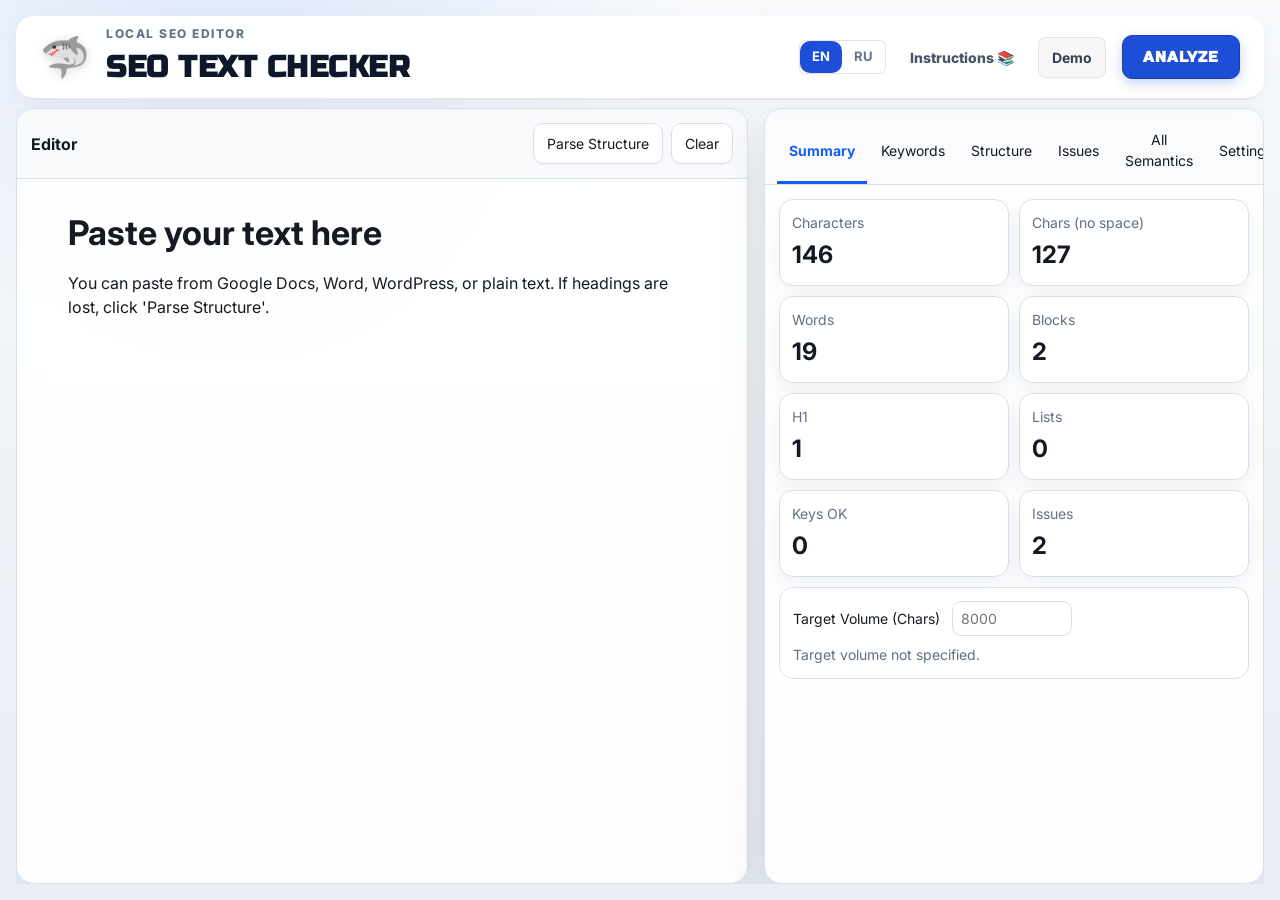
<file: app/index.html>
<!doctype html>
<html lang="ru">

<head>
  <meta charset="utf-8">
  <meta name="viewport" content="width=device-width, initial-scale=1">
  <title data-i18n="title">SEO-проверка текста</title>
  <link rel="preconnect" href="https://fonts.googleapis.com">
  <link rel="preconnect" href="https://fonts.gstatic.com" crossorigin>
  <link href="https://fonts.googleapis.com/css2?family=Russo+One&family=Inter:wght@400;500;700&display=swap"
    rel="stylesheet">
  <link rel="stylesheet" href="styles.css">
  <style>
    body {
      font-family: 'Inter', sans-serif;
    }

    .lang-switcher {
      display: flex;
      border-radius: 6px;
      overflow: hidden;
      border: 1px solid rgba(0, 0, 0, 0.1);
      background: rgba(255, 255, 255, 0.9);
    }

    .lang-btn {
      background: transparent;
      border: none;
      padding: 6px 12px;
      cursor: pointer;
      font-size: 13px;
      font-weight: 700;
      font-family: 'Inter', sans-serif;
      color: #64748b;
      transition: 0.2s;
    }

    .lang-btn.active {
      background: #1d4ed8;
      color: white;
    }

    .lang-btn:hover:not(.active) {
      background: rgba(0, 0, 0, 0.05);
    }

    .header {
      position: relative;
      z-index: 20;
      display: flex;
      align-items: center;
      justify-content: space-between;
      gap: 16px;
      min-height: 84px;
      margin: 0;
      padding: 12px 24px;
      background: rgba(255, 255, 255, 0.96);
      border-bottom: 2px solid #e5e7eb;
      border-radius: 18px;
      box-shadow: 0 4px 20px rgba(0, 0, 0, 0.04);
      backdrop-filter: blur(12px);
    }

    .eyebrow {
      margin: 0 0 2px;
      color: #64748b;
      font-size: 12px;
      text-transform: uppercase;
      font-weight: 800;
      letter-spacing: 1.5px;
    }

    .header h1 {
      font-family: 'Russo One', sans-serif;
      font-size: 30px;
      letter-spacing: 0.5px;
      margin: 0;
      color: #0f172a;
      text-transform: uppercase;
    }

    .headerActions button.primary {
      background: #1d4ed8;
      border-color: #1e40af;
      color: white;
      box-shadow: 0 4px 12px rgba(29, 78, 216, 0.25);
      text-transform: uppercase;
      font-family: 'Russo One', sans-serif;
      font-size: 15px;
      letter-spacing: 1px;
      padding: 10px 20px;
    }

    .headerActions button.primary:hover {
      background: #1e40af;
      transform: translateY(-2px);
    }

    .headerActions button#sampleBtn {
      background: rgba(0, 0, 0, 0.03);
      border: 1px solid rgba(0, 0, 0, 0.08);
      color: #334155;
      font-weight: 700;
      border-radius: 8px;
    }

    .headerActions button#sampleBtn:hover {
      background: rgba(0, 0, 0, 0.08);
    }

    .logo-icon {
      font-size: 40px;
      line-height: 1;
      filter: drop-shadow(0 2px 4px rgba(0, 0, 0, 0.15));
    }
  </style>
</head>

<body>
  <main class="shell">
    <header class="header">
      <div style="display: flex; align-items: center; gap: 16px;">
        <div class="logo-icon">🦈</div>
        <div>
          <p class="eyebrow" data-i18n="header_subtitle">Локальный SEO-редактор</p>
          <h1 data-i18n="title">SEO-проверка текста</h1>
        </div>
      </div>
      <div class="headerActions" style="display:-webkit-box; display: flex; align-items: center; gap: 16px;">
        <div class="lang-switcher">
          <button class="lang-btn" data-lang="en" onclick="setLang('en')">EN</button>
          <button class="lang-btn" data-lang="ru" onclick="setLang('ru')">RU</button>
        </div>
        <a href="instruction.html" target="_blank"
          style="text-decoration: none; font-weight: 800; font-size: 14px; color: #475569; padding: 0 8px; font-family: 'Inter', sans-serif;"
          data-i18n="btn_instructions">Инструкция 📚</a>
        <button id="sampleBtn" type="button" data-i18n="btn_demo">Демо</button>
        <button id="analyzeBtn" class="primary" type="button" data-i18n="btn_check">Проверить</button>
      </div>
    </header>

    <section class="workspace">
      <aside class="leftPane">
        <div class="paneHeader">
          <h2 data-i18n="pane_text">Текст</h2>
          <div class="smallActions">
            <button id="inferBtn" type="button" data-i18n="btn_infer_structure">Распознать структуру</button>
            <button id="clearBtn" type="button" data-i18n="btn_clear">Очистить</button>
          </div>
        </div>
        <div id="editor" class="editor" contenteditable="true" spellcheck="true">
          <h1 data-i18n="editor_placeholder_title">Вставьте текст сюда</h1>
          <p data-i18n="editor_placeholder_desc">Можно вставлять из Google Docs, Word, WordPress или обычный текст. Если
            заголовки потерялись, нажмите "Распознать структуру".</p>
        </div>
      </aside>

      <aside class="rightPane">
        <nav class="tabs" aria-label="Разделы отчета">
          <button class="tab active" data-tab="summary" type="button" data-i18n="tab_summary">Сводка</button>
          <button class="tab" data-tab="keywords" type="button" data-i18n="tab_keywords">Ключи</button>
          <button class="tab" data-tab="structure" type="button" data-i18n="tab_structure">Структура</button>
          <button class="tab" data-tab="issues" type="button" data-i18n="tab_issues">Проблемы</button>
          <button class="tab" data-tab="all-semantics" type="button" data-i18n="tab_all_semantics">Вся
            семантика</button>
          <button class="tab" data-tab="settings" type="button" data-i18n="tab_settings">Настройки</button>
        </nav>

        <section id="summary" class="panel active">
          <div class="stats">
            <article><span data-i18n="stat_chars">Символы</span><strong id="charsWithSpaces">0</strong></article>
            <article><span data-i18n="stat_sbt">СБП</span><strong id="charsNoSpaces">0</strong></article>
            <article><span data-i18n="stat_words">Слова</span><strong id="wordsCount">0</strong></article>
            <article><span data-i18n="stat_blocks">Блоки</span><strong id="blocksCount">0</strong></article>
            <article><span data-i18n="stat_h1">H1</span><strong id="h1Count">0</strong></article>
            <article><span data-i18n="stat_lists">Списки</span><strong id="listCount">0</strong></article>
            <article><span data-i18n="stat_keys_ok">Ключи OK</span><strong id="okCount">0</strong></article>
            <article><span data-i18n="stat_issues">Проблемы</span><strong id="issueCount">0</strong></article>
          </div>
          <div class="volumeLine">
            <label><span data-i18n="label_target_volume">Объем СБП по ТЗ</span> <input id="targetVolume" type="number"
                min="0" placeholder="8000"></label>
            <p id="volumeState" data-i18n="msg_no_target_volume">Целевой объем не указан.</p>
          </div>
        </section>

        <section id="keywords" class="panel">
          <div class="toolbar">
            <button id="markKeywordsBtn" type="button" data-i18n="btn_highlight_keys">Подсветить ключи</button>
            <button id="clearMarksBtn" type="button" data-i18n="btn_clear_highlight">Снять подсветку</button>
            <button id="csvBtn" type="button" data-i18n="btn_csv">CSV</button>
          </div>
          <div class="keywordMeta">
            <p class="panelHint" data-i18n="hint_highlight">На больших текстах автоподсветка показывает только переспам
              и запрещенные ключи. Кнопка подсветит все.</p>
            <div id="keywordTotal" class="keywordTotal"><span data-i18n="total_occurrences">Вхождения: 0/0</span></div>
          </div>
          <div class="tableWrap">
            <table>
              <thead>
                <tr>
                  <th data-i18n="th_key">Ключ</th>
                  <th data-i18n="th_required">Нужно</th>
                  <th data-i18n="th_found">Найдено</th>
                  <th data-i18n="th_status">Статус</th>
                  <th data-i18n="th_density">Плотность</th>
                </tr>
              </thead>
              <tbody id="keywordRows">
                <tr>
                  <td colspan="5" class="empty" data-i18n="empty_keys">Добавьте ключи в настройках.</td>
                </tr>
              </tbody>
            </table>
          </div>
        </section>

        <section id="structure" class="panel">
          <div class="toolbar">
            <button id="copyHtmlBtn" type="button" data-i18n="btn_copy_html">Скопировать HTML для WP</button>
            <button id="copyTextBtn" type="button" data-i18n="btn_copy_text">Скопировать текст</button>
          </div>
          <div id="structureTree" class="structureTree" data-i18n="empty_structure">
            Структура появится после проверки.
          </div>
        </section>

        <section id="issues" class="panel">
          <ul id="issuesList" class="issues">
            <li data-i18n="empty_issues">Проблемы появятся после проверки.</li>
          </ul>
        </section>

        <section id="all-semantics" class="panel">
          <div class="pasteBox dangerBox">
            <div class="pasteHeader">
              <div>
                <h2 data-i18n="all_sem_title">Вся семантика проекта</h2>
                <p data-i18n="all_sem_desc">Вставьте общий список ключей. Если такой ключ найден в тексте, но его нет в
                  текущих ключах страницы, он станет триггером.</p>
              </div>
              <button id="parseAllSemanticsBtn" type="button" data-i18n="btn_update">Обновить</button>
            </div>
            <textarea id="allSemanticsInput" spellcheck="false" data-i18n="all_sem_placeholder"
              placeholder="Можно вставить один столбец, строки из Sheets или таблицу целиком."></textarea>
          </div>

          <div class="keywordPreview">
            <div class="pasteHeader">
              <div>
                <h2 data-i18n="foreign_keys_title">Чужие ключи в тексте</h2>
                <p id="foreignKeywordState" data-i18n="foreign_keys_empty">Пока не найдено.</p>
              </div>
              <button id="clearAllSemanticsBtn" type="button" data-i18n="btn_clear_sem">Очистить семантику</button>
            </div>
            <div class="tableWrap compact">
              <table>
                <thead>
                  <tr>
                    <th data-i18n="th_key">Ключ</th>
                    <th data-i18n="th_found">Найдено</th>
                    <th data-i18n="th_line">Строка</th>
                    <th data-i18n="th_status">Статус</th>
                  </tr>
                </thead>
                <tbody id="foreignKeywordRows">
                  <tr>
                    <td colspan="4" class="empty" data-i18n="empty_foreign">Чужие ключи появятся после проверки.</td>
                  </tr>
                </tbody>
              </table>
            </div>
          </div>
        </section>

        <section id="settings" class="panel">
          <div class="pasteBox">
            <div class="pasteHeader">
              <div>
                <h2 data-i18n="settings_table_title">Ключи из таблицы</h2>
                <p data-i18n="settings_table_desc">Просто скопируйте строки из Google Sheets и вставьте сюда. Шапка не
                  обязательна.</p>
              </div>
              <button id="parseSheetBtn" type="button" data-i18n="btn_update">Обновить</button>
            </div>
            <textarea id="sheetPasteInput" spellcheck="false"></textarea>
          </div>

          <details class="mappingBox" id="mappingDetails">
            <summary data-i18n="mapping_title">Маппинг колонок</summary>
            <p class="hint" data-i18n="mapping_hint">Обычно не нужен. Откройте только если приложение неправильно
              определило колонки.</p>
            <div class="mappingGrid">
              <label><span data-i18n="map_page">Страница</span> <select id="pageColumn"></select></label>
              <label><span data-i18n="map_key">Ключ</span> <select id="keywordColumn"></select></label>
              <label><span data-i18n="map_volume">Частотность</span> <select id="volumeColumn"></select></label>
              <label><span data-i18n="map_comment">Комментарий</span> <select id="commentColumn"></select></label>
              <label><span data-i18n="map_text_volume">Объем текста</span> <select
                  id="textVolumeColumn"></select></label>
              <label><span data-i18n="map_required">Вхождения</span> <select id="requiredColumn"></select></label>
            </div>
          </details>

          <div class="keywordPreview">
            <div class="pasteHeader">
              <div>
                <h2 data-i18n="preview_title">Предпросмотр ключей</h2>
                <p id="keywordPreviewState" data-i18n="preview_empty">Пока ничего не распознано.</p>
              </div>
              <button id="clearSheetBtn" type="button" data-i18n="btn_clear_keys">Очистить ключи</button>
            </div>
            <div class="tableWrap compact">
              <table>
                <thead>
                  <tr>
                    <th data-i18n="th_key">Ключ</th>
                    <th data-i18n="map_volume">Частотность</th>
                    <th data-i18n="map_required">Вхождения</th>
                    <th data-i18n="map_comment">Тип</th>
                  </tr>
                </thead>
                <tbody id="keywordPreviewRows">
                  <tr>
                    <td colspan="5" class="empty" data-i18n="preview_empty_table">Вставьте таблицу выше.</td>
                  </tr>
                </tbody>
              </table>
            </div>
          </div>

          <details class="legacyBox">
            <summary data-i18n="legacy_format_title">Ручной формат через |</summary>
            <label class="field">
              Ключи
              <textarea id="keywordInput" spellcheck="false"
                placeholder="ключ | минимум | максимум | тип | комментарий"></textarea>
            </label>
          </details>

          <div class="settingsGrid">
            <label><span data-i18n="settings_match_mode">Режим поиска</span>
              <select id="matchMode">
                <option value="exact" data-i18n="match_exact">Точное совпадение</option>
                <option value="broad" data-i18n="match_broad">Широкое совпадение</option>
              </select>
            </label>
            <label><span data-i18n="settings_count_mode">Режим подсчета</span>
              <select id="countMode" data-i18n-title="count_strict" title="Strict Exact Match">
                <option value="strict" data-i18n="count_strict">Strict Exact Match</option>
                <option value="independent" data-i18n="count_independent">Independent Exact Match</option>
                <option value="broad" disabled data-i18n="match_broad">Broad Match</option>
              </select>
            </label>
            <label><span data-i18n="settings_case_mode">Регистр</span>
              <select id="caseMode">
                <option value="insensitive" data-i18n="case_insensitive">Не учитывать</option>
                <option value="sensitive" data-i18n="case_sensitive">Учитывать</option>
              </select>
            </label>
            <label><span data-i18n="settings_punctuation_mode">Пунктуация</span>
              <select id="punctuationMode">
                <option value="ignore" data-i18n="punct_ignore">Игнорировать</option>
                <option value="respect" data-i18n="punct_respect">Учитывать</option>
              </select>
            </label>
          </div>
          <div class="toolbar">
            <button id="saveBtn" type="button" data-i18n="btn_save">Сохранить</button>
            <button id="demoKeysBtn" type="button" data-i18n="btn_demo_keys">Демо-ключи</button>
          </div>
        </section>
      </aside>
    </section>
  </main>

  <script src="i18n.js"></script>
  <script src="analyzer.js"></script>
  <script src="app.js"></script>
</body>

</html>
</file>
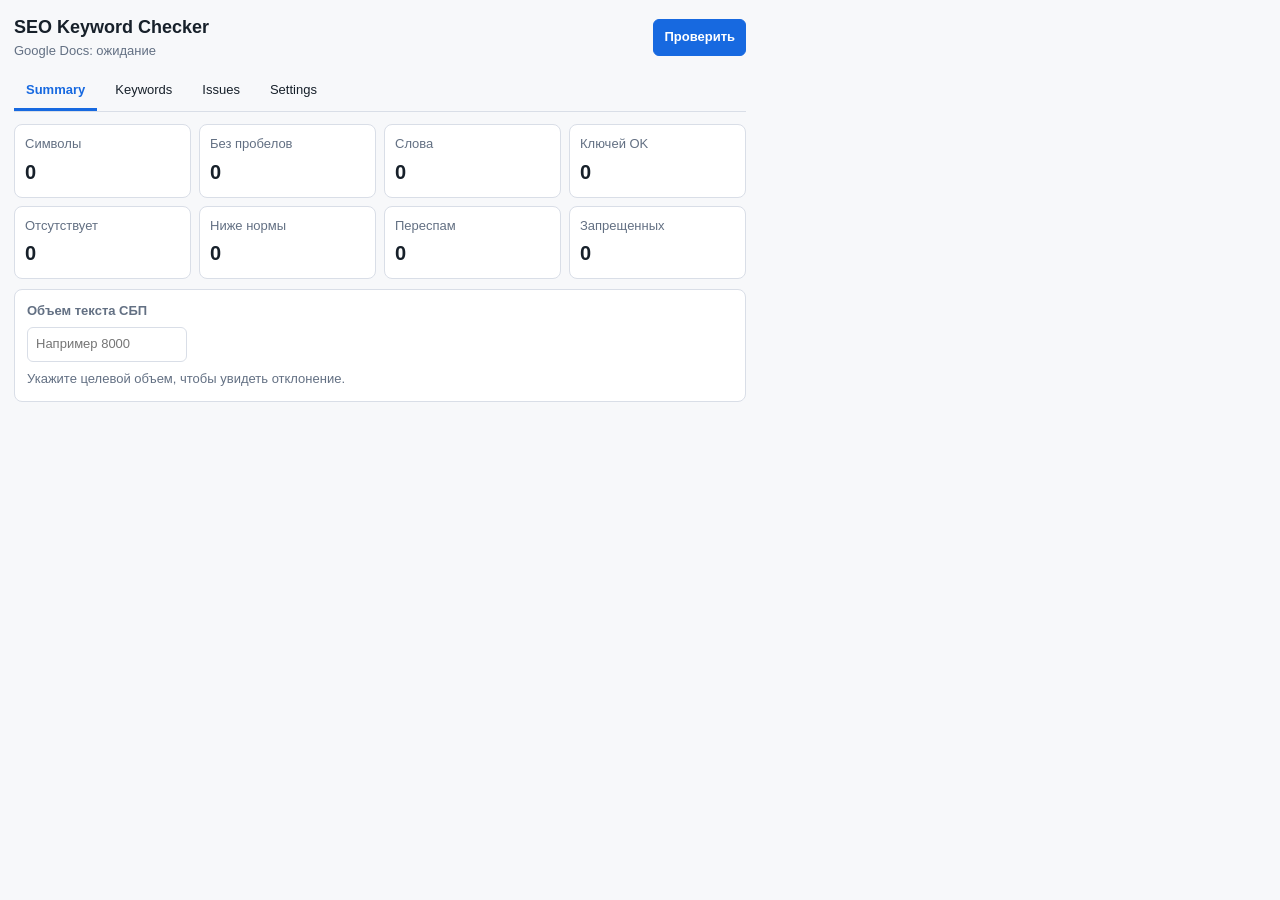
<file: popup.html>
<!doctype html>
<html lang="ru">
  <head>
    <meta charset="utf-8">
    <meta name="viewport" content="width=device-width, initial-scale=1">
    <title>SEO Keyword Checker</title>
    <link rel="stylesheet" href="styles.css">
  </head>
  <body>
    <main class="app">
      <header class="topbar">
        <div>
          <h1>SEO Keyword Checker</h1>
          <p id="docState">Google Docs: ожидание</p>
        </div>
        <button id="checkBtn" class="primary" type="button">Проверить</button>
      </header>

      <nav class="tabs" aria-label="Разделы">
        <button class="tab active" data-tab="summary" type="button">Summary</button>
        <button class="tab" data-tab="keywords" type="button">Keywords</button>
        <button class="tab" data-tab="issues" type="button">Issues</button>
        <button class="tab" data-tab="settings" type="button">Settings</button>
      </nav>

      <section id="summary" class="panel active">
        <div class="grid stats">
          <article><span>Символы</span><strong id="charsWithSpaces">0</strong></article>
          <article><span>Без пробелов</span><strong id="charsNoSpaces">0</strong></article>
          <article><span>Слова</span><strong id="wordsCount">0</strong></article>
          <article><span>Ключей OK</span><strong id="okCount">0</strong></article>
          <article><span>Отсутствует</span><strong id="missingCount">0</strong></article>
          <article><span>Ниже нормы</span><strong id="lowCount">0</strong></article>
          <article><span>Переспам</span><strong id="overCount">0</strong></article>
          <article><span>Запрещенных</span><strong id="forbiddenCount">0</strong></article>
        </div>
        <div class="volume">
          <label for="targetVolume">Объем текста СБП</label>
          <input id="targetVolume" type="number" min="0" placeholder="Например 8000">
          <p id="volumeState">Укажите целевой объем, чтобы увидеть отклонение.</p>
        </div>
      </section>

      <section id="keywords" class="panel">
        <div class="toolbar">
          <button id="highlightAllBtn" type="button">Подсветить все</button>
          <button id="clearHighlightsBtn" type="button">Снять подсветку</button>
          <button id="exportCsvBtn" type="button">CSV</button>
        </div>
        <div class="tableWrap">
          <table>
            <thead>
              <tr>
                <th>Keyword</th>
                <th>Required</th>
                <th>Found</th>
                <th>Status</th>
                <th>Density</th>
                <th>Actions</th>
              </tr>
            </thead>
            <tbody id="keywordRows">
              <tr><td colspan="6" class="empty">Добавьте ключи в Settings и нажмите Проверить.</td></tr>
            </tbody>
          </table>
        </div>
      </section>

      <section id="issues" class="panel">
        <ul id="issuesList" class="issues">
          <li>Проблемы появятся после проверки.</li>
        </ul>
      </section>

      <section id="settings" class="panel">
        <label for="keywordInput">Ключи</label>
        <textarea id="keywordInput" spellcheck="false" placeholder="Формат: keyword | min | max | type | comment&#10;vegastars casino | 8 | 11 | primary | главный ключ&#10;vegastars pokies | 3 | 5 | secondary |&#10;bad brand | 0 | 0 | forbidden | чужой интент"></textarea>

        <div class="settingsGrid">
          <label>
            Match mode
            <select id="matchMode">
              <option value="exact">Exact match</option>
              <option value="broad">Broad match</option>
            </select>
          </label>
          <label>
            Case
            <select id="caseMode">
              <option value="insensitive">Не учитывать регистр</option>
              <option value="sensitive">Учитывать регистр</option>
            </select>
          </label>
          <label>
            Punctuation
            <select id="punctuationMode">
              <option value="ignore">Игнорировать пунктуацию</option>
              <option value="respect">Учитывать пунктуацию</option>
            </select>
          </label>
        </div>

        <div class="toolbar">
          <button id="saveSettingsBtn" type="button">Сохранить</button>
          <button id="loadDemoBtn" type="button">Демо-ключи</button>
        </div>
      </section>
    </main>
    <script src="analyzer.js"></script>
    <script src="popup.js"></script>
  </body>
</html>
</file>
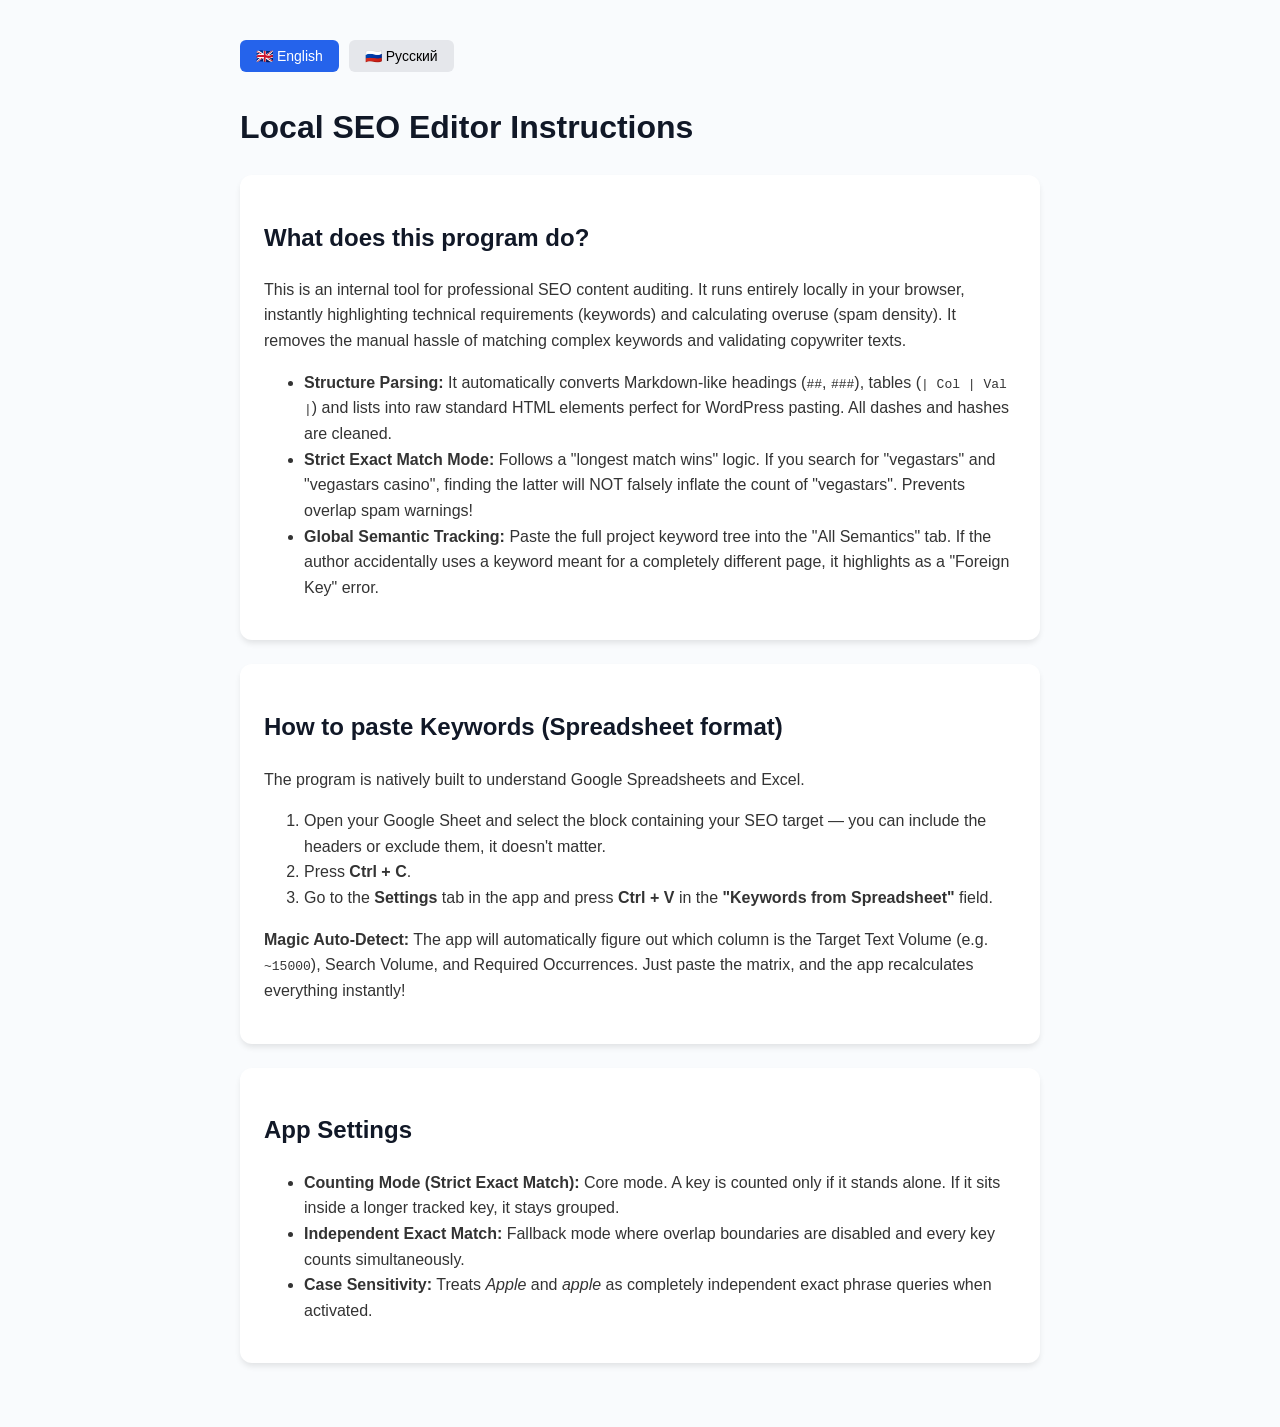
<file: app/instruction.html>
<!DOCTYPE html>
<html lang="en">

<head>
    <meta charset="UTF-8">
    <meta name="viewport" content="width=device-width, initial-scale=1.0">
    <title data-i18n="instructions_title">SEO Editor Instructions / Инструкция</title>
    <style>
        body {
            font-family: -apple-system, BlinkMacSystemFont, "Segoe UI", Roboto, Helvetica, Arial, sans-serif;
            line-height: 1.6;
            color: #333;
            max-width: 800px;
            margin: 0 auto;
            padding: 40px 20px;
            background: #f9fbfd;
        }

        h1,
        h2,
        h3 {
            color: #111827;
        }

        .lang-switcher {
            display: flex;
            gap: 10px;
            margin-bottom: 30px;
        }

        .lang-btn {
            background: #e5e7eb;
            border: none;
            padding: 8px 16px;
            border-radius: 6px;
            cursor: pointer;
            font-weight: 500;
            font-size: 14px;
            transition: all 0.2s ease;
        }

        .lang-btn.active {
            background: #2563eb;
            color: #fff;
        }

        .card {
            background: #fff;
            padding: 24px;
            border-radius: 12px;
            box-shadow: 0 4px 6px -1px rgba(0, 0, 0, 0.1);
            margin-bottom: 24px;
        }

        .ru-content,
        .en-content {
            display: none;
        }

        [data-lang="ru"] .ru-content {
            display: block;
        }

        [data-lang="en"] .en-content {
            display: block;
        }
    </style>
</head>

<body>

    <div class="lang-switcher">
        <button class="lang-btn" data-lang="en" onclick="setLang('en')">🇬🇧 English</button>
        <button class="lang-btn" data-lang="ru" onclick="setLang('ru')">🇷🇺 Русский</button>
    </div>

    <div id="contentWrapper">
        <!-- Russian Content -->
        <div class="ru-content">
            <h1>Инструкция к локальному SEO-редактору</h1>

            <div class="card">
                <h2>Что делает эта программа?</h2>
                <p>Это инструмент для профессиональной проверки SEO-текстов. Программа полностью работает в вашем
                    браузере, мгновенно подсвечивает ключи из ТЗ (технического задания) и вычисляет переспам. Программа
                    создана для того, чтобы убрать рутину при вписывании сложных ключей и проверке готовых текстов от
                    копирайтеров.</p>
                <ul>
                    <li><strong>Распознавание структуры:</strong> Автоматически конвертирует заголовки (<code>##</code>,
                        <code>###</code>), таблицы (<code>| Код | Значение |</code>) и списки в чистый HTML-стандарт для
                        CMS (например, WordPress). Спецсимволы Markdown аккуратно удаляются.</li>
                    <li><strong>Строгий подсчет (Strict Exact Match):</strong> Считает вхождения так, как они есть. Если
                        у вас прописан ключ "vegastars", а в тексте есть "vegastars casino", счетчик не будет
                        засчитывать короткое слово как независимое. Это исключает искусственный переспам!</li>
                    <li><strong>Проверка чужой семантики ("Каннибализация"):</strong> Позволяет загрузить все ключи
                        проекта. Редактор предупредит, если автор вписал в эту статью ключи, предназначенные для
                        соседней страницы ресурса.</li>
                </ul>
            </div>

            <div class="card">
                <h2>Как вставлять ключи (Таблица ТЗ)</h2>
                <p>Идеальный формат работы программыстроен на Google Таблицах (Шитах). Если ваше SEO ТЗ сделано в
                    таблице, вам больше не нужно ничего выписывать руками.</p>
                <ol>
                    <li>В Google Sheets выделите прямоугольную область ключей — можно прямо с шапкой
                        (<code>Keyword</code>, <code>Volume</code>, <code>Объем текста</code>, <code>Вхождения</code>).
                    </li>
                    <li>Нажмите <strong>Ctrl + C</strong>.</li>
                    <li>Перейдите во вкладку <strong>Настройки</strong> в программе и вставьте (<strong>Ctrl +
                            V</strong>) в поле <strong>"Ключи из таблицы"</strong>.</li>
                </ol>
                <p><strong>Супер-фишка:</strong> Программа сама угадает, где у вас объем текста (например,
                    <code>~15000</code>), где частотность, а где количество вхождений. Просто вставьте таблицу, и
                    приложение автоматически все пересчитает и заполнит!</p>
            </div>

            <div class="card">
                <h2>Настройки</h2>
                <ul>
                    <li><strong>Режим подсчета (Strict Exact Match):</strong> Ключ считается найденным, только если он
                        не является частью более длинного запрашиваемого ключа.</li>
                    <li><strong>Independent Exact Match:</strong> Независимый подсчет: длинные и короткие ключи
                        считаются одновременно.</li>
                    <li><strong>Режим регистра (Учитывать / Не учитывать):</strong> При строгом регистре <i>Apple</i> и
                        <i>apple</i> будут разными ключами.</li>
                </ul>
            </div>
        </div>

        <!-- English Content -->
        <div class="en-content">
            <h1>Local SEO Editor Instructions</h1>

            <div class="card">
                <h2>What does this program do?</h2>
                <p>This is an internal tool for professional SEO content auditing. It runs entirely locally in your
                    browser, instantly highlighting technical requirements (keywords) and calculating overuse (spam
                    density). It removes the manual hassle of matching complex keywords and validating copywriter texts.
                </p>
                <ul>
                    <li><strong>Structure Parsing:</strong> It automatically converts Markdown-like headings
                        (<code>##</code>, <code>###</code>), tables (<code>| Col | Val |</code>) and lists into raw
                        standard HTML elements perfect for WordPress pasting. All dashes and hashes are cleaned.</li>
                    <li><strong>Strict Exact Match Mode:</strong> Follows a "longest match wins" logic. If you search
                        for "vegastars" and "vegastars casino", finding the latter will NOT falsely inflate the count of
                        "vegastars". Prevents overlap spam warnings!</li>
                    <li><strong>Global Semantic Tracking:</strong> Paste the full project keyword tree into the "All
                        Semantics" tab. If the author accidentally uses a keyword meant for a completely different page,
                        it highlights as a "Foreign Key" error.</li>
                </ul>
            </div>

            <div class="card">
                <h2>How to paste Keywords (Spreadsheet format)</h2>
                <p>The program is natively built to understand Google Spreadsheets and Excel.</p>
                <ol>
                    <li>Open your Google Sheet and select the block containing your SEO target — you can include the
                        headers or exclude them, it doesn't matter.</li>
                    <li>Press <strong>Ctrl + C</strong>.</li>
                    <li>Go to the <strong>Settings</strong> tab in the app and press <strong>Ctrl + V</strong> in the
                        <strong>"Keywords from Spreadsheet"</strong> field.</li>
                </ol>
                <p><strong>Magic Auto-Detect:</strong> The app will automatically figure out which column is the Target
                    Text Volume (e.g. <code>~15000</code>), Search Volume, and Required Occurrences. Just paste the
                    matrix, and the app recalculates everything instantly!</p>
            </div>

            <div class="card">
                <h2>App Settings</h2>
                <ul>
                    <li><strong>Counting Mode (Strict Exact Match):</strong> Core mode. A key is counted only if it
                        stands alone. If it sits inside a longer tracked key, it stays grouped.</li>
                    <li><strong>Independent Exact Match:</strong> Fallback mode where overlap boundaries are disabled
                        and every key counts simultaneously.</li>
                    <li><strong>Case Sensitivity:</strong> Treats <i>Apple</i> and <i>apple</i> as completely
                        independent exact phrase queries when activated.</li>
                </ul>
            </div>
        </div>
    </div>

    <script src="i18n.js"></script>
    <script>
        document.title = t("instructions_title");
        document.body.setAttribute('data-lang', currentLang);
        const originalSetLang = window.setLang;
        window.setLang = function (lang) {
            originalSetLang(lang);
            document.body.setAttribute('data-lang', lang);
        }
    </script>
</body>

</html>
</file>
<file: app/styles.css>
:root {
  --bg: #eef2f7;
  --panel: #ffffff;
  --text: #151922;
  --muted: #626f83;
  --line: #d8e0ec;
  --primary: #155eef;
  --primary-soft: #e8f0ff;
  --ok: #0f8a55;
  --low: #a16400;
  --bad: #c2281d;
  --violet: #6941c6;
  --shadow: 0 18px 50px rgba(21, 30, 48, 0.09);
  --shadow-soft: 0 8px 24px rgba(21, 30, 48, 0.06);
  --app-pad: 16px;
  --header-height: 76px;
  --workspace-height: calc(100vh - var(--header-height) - (var(--app-pad) * 2));
}

* {
  box-sizing: border-box;
}

html {
  height: 100%;
  overflow: hidden;
}

body {
  height: 100%;
  margin: 0;
  overflow: hidden;
  background:
    radial-gradient(circle at 18% -10%, rgba(21, 94, 239, 0.13), transparent 32%),
    linear-gradient(180deg, #f8fafc 0%, var(--bg) 52%, #e9eef6 100%);
  color: var(--text);
  font: 14px/1.5 Arial, Helvetica, sans-serif;
}

button,
input,
select,
textarea {
  font: inherit;
}

button {
  border: 1px solid var(--line);
  border-radius: 10px;
  background: #fff;
  color: var(--text);
  padding: 9px 13px;
  cursor: pointer;
  box-shadow: 0 1px 0 rgba(15, 23, 42, 0.03);
  transition: border-color 0.15s ease, box-shadow 0.15s ease, transform 0.15s ease, background 0.15s ease;
}

button:hover {
  border-color: #9db4d7;
  box-shadow: var(--shadow-soft);
  transform: translateY(-1px);
}

.primary {
  border-color: var(--primary);
  background: var(--primary);
  color: #fff;
  font-weight: 700;
  box-shadow: 0 10px 24px rgba(21, 94, 239, 0.24);
}

.shell {
  height: 100vh;
  padding: var(--app-pad);
  display: grid;
  grid-template-rows: var(--header-height) minmax(0, 1fr);
  gap: var(--app-pad);
  overflow: hidden;
}

.header {
  position: relative;
  z-index: 20;
  display: flex;
  align-items: center;
  justify-content: space-between;
  gap: 16px;
  min-height: var(--header-height);
  margin: 0;
  padding: 12px 4px;
  background:
    linear-gradient(180deg, rgba(248, 250, 252, 0.96) 0%, rgba(238, 242, 247, 0.9) 100%);
  border-bottom: 1px solid rgba(216, 224, 236, 0.7);
  backdrop-filter: blur(14px);
}

.eyebrow {
  margin: 0 0 2px;
  color: var(--muted);
  font-size: 12px;
  text-transform: uppercase;
}

h1,
h2 {
  margin: 0;
}

.header h1 {
  font-size: 26px;
  letter-spacing: 0;
}

.headerActions,
.smallActions,
.toolbar {
  display: flex;
  flex-wrap: wrap;
  gap: 8px;
}

.workspace {
  display: grid;
  grid-template-columns: minmax(520px, 1fr) clamp(500px, 34vw, 640px);
  gap: 16px;
  align-items: start;
  height: 100%;
  min-height: 0;
  overflow: hidden;
}

.leftPane,
.rightPane {
  height: 100%;
  min-height: 0;
  border: 1px solid var(--line);
  border-radius: 18px;
  background: rgba(255, 255, 255, 0.92);
  box-shadow: var(--shadow);
  backdrop-filter: blur(10px);
}

.leftPane {
  display: flex;
  flex-direction: column;
  overflow: hidden;
}

.paneHeader {
  flex: 0 0 auto;
  display: flex;
  align-items: center;
  justify-content: space-between;
  gap: 12px;
  padding: 14px;
  border-bottom: 1px solid var(--line);
  background: rgba(248, 250, 252, 0.96);
  border-radius: 18px 18px 0 0;
  backdrop-filter: blur(12px);
}

.paneHeader h2 {
  font-size: 16px;
}

.editor {
  flex: 1;
  min-height: 0;
  padding: 34px clamp(22px, 4vw, 68px);
  outline: none;
  overflow: auto;
}

.editor h1 {
  font-size: 34px;
  line-height: 1.18;
  margin: 0 0 18px;
}

.editor h2 {
  font-size: 25px;
  margin: 28px 0 12px;
}

.editor h3 {
  font-size: 20px;
  margin: 22px 0 8px;
}

.editor h4 {
  font-size: 17px;
  margin: 18px 0 6px;
}

.editor p,
.editor li {
  font-size: 16px;
}

.editor p {
  margin: 0 0 14px;
}

.editor ul,
.editor ol {
  margin: 0 0 16px 24px;
  padding: 0;
}

mark {
  border-radius: 8px;
  padding: 1px 5px;
  box-decoration-break: clone;
  -webkit-box-decoration-break: clone;
}

.mark-ok {
  background: rgba(15, 138, 85, 0.16);
  box-shadow: inset 0 0 0 1px rgba(15, 138, 85, 0.18);
}

.mark-low,
.mark-missing {
  background: rgba(255, 214, 10, 0.34);
  box-shadow: inset 0 0 0 1px rgba(161, 100, 0, 0.18);
}

.mark-overused {
  background: rgba(255, 72, 66, 0.28);
  color: #8f130c;
  box-shadow: inset 0 0 0 1px rgba(194, 40, 29, 0.45);
}

.mark-forbidden {
  background: rgba(17, 24, 39, 0.12);
  box-shadow: inset 0 0 0 1px rgba(194, 40, 29, 0.5);
}

.mark-foreign {
  background: #ff3b30;
  color: #fff;
  box-shadow: 0 0 0 2px rgba(255, 59, 48, 0.25), inset 0 0 0 1px rgba(255, 255, 255, 0.35);
}

.mark-not-tracked {
  background: rgba(21, 94, 239, 0.15);
  box-shadow: inset 0 0 0 1px rgba(21, 94, 239, 0.18);
}

.rightPane {
  position: relative;
  display: flex;
  flex-direction: column;
  overflow: hidden;
}

.tabs {
  flex: 0 0 auto;
  display: flex;
  gap: 2px;
  padding: 10px 12px 0;
  border-bottom: 1px solid var(--line);
  background: rgba(248, 250, 252, 0.72);
  border-radius: 18px 18px 0 0;
}

.tab {
  border: 0;
  border-bottom: 3px solid transparent;
  border-radius: 0;
  background: transparent;
  padding: 10px 12px;
  box-shadow: none;
}

.tab.active {
  border-bottom-color: var(--primary);
  color: var(--primary);
  font-weight: 700;
}

.panel {
  display: none;
  flex: 1 1 auto;
  min-height: 0;
  padding: 14px;
  overflow: auto;
}

.panel.active {
  display: flex;
  flex-direction: column;
}

.stats {
  display: grid;
  grid-template-columns: repeat(2, minmax(0, 1fr));
  gap: 10px;
}

.stats article,
.volumeLine,
.structureItem,
.pasteBox,
.mappingBox,
.keywordPreview,
.legacyBox,
.field textarea,
.settingsGrid label {
  border: 1px solid var(--line);
  border-radius: 14px;
  background: #fff;
}

.stats article {
  padding: 12px;
  box-shadow: var(--shadow-soft);
}

.stats span {
  display: block;
  color: var(--muted);
}

.stats strong {
  display: block;
  margin-top: 4px;
  font-size: 24px;
}

.volumeLine {
  margin-top: 10px;
  padding: 13px;
}

.volumeLine input {
  width: 120px;
  margin-left: 8px;
  border: 1px solid var(--line);
  border-radius: 9px;
  padding: 6px 8px;
}

.volumeLine p {
  margin: 8px 0 0;
  color: var(--muted);
}

.tableWrap {
  border: 1px solid var(--line);
  border-radius: 14px;
  overflow: auto;
  min-height: 0;
  background: #fff;
  box-shadow: var(--shadow-soft);
}

#keywords .tableWrap,
#structure .structureTree,
#issues .issues,
#settings .keywordPreview {
  flex: 1 1 auto;
  min-height: 0;
}

table {
  width: 100%;
  border-collapse: collapse;
}

th,
td {
  border-bottom: 1px solid var(--line);
  padding: 10px;
  text-align: left;
  vertical-align: top;
}

th {
  background: #f8fafc;
  position: sticky;
  top: 0;
  z-index: 1;
}

.badge {
  display: inline-block;
  min-width: 76px;
  border-radius: 999px;
  padding: 5px 10px;
  text-align: center;
  font-weight: 700;
}

.status-ok { background: #e8f6ef; color: var(--ok); }
.status-missing, .status-low { background: #fff4cf; color: var(--low); }
.status-overused { background: #ffd6d2; color: var(--bad); }
.status-forbidden { background: #e5e7eb; color: #111827; }
.status-foreign { background: #ff3b30; color: #fff; }
.status-not-tracked { background: #eaf1ff; color: var(--primary); }

.empty {
  color: var(--muted);
  text-align: center;
}

.structureTree {
  display: grid;
  gap: 8px;
}

.structureItem {
  padding: 11px 12px;
  box-shadow: var(--shadow-soft);
}

.structureItem strong {
  display: inline-block;
  min-width: 44px;
  color: var(--primary);
}

.structureItem small {
  display: block;
  color: var(--muted);
}

.level-2 { margin-left: 16px; }
.level-3 { margin-left: 32px; }
.level-4 { margin-left: 48px; }

.issues {
  margin: 0;
  padding-left: 24px;
}

.issues li {
  margin: 7px 0;
}

.field {
  display: grid;
  gap: 7px;
  color: var(--muted);
  font-weight: 700;
}

.pasteBox,
.mappingBox,
.keywordPreview,
.legacyBox {
  margin-bottom: 10px;
  padding: 12px;
}

.pasteHeader {
  display: flex;
  align-items: center;
  justify-content: space-between;
  gap: 12px;
  margin-bottom: 8px;
}

.pasteHeader h2 {
  font-size: 15px;
}

.pasteHeader p {
  margin: 2px 0 0;
  color: var(--muted);
}

#sheetPasteInput {
  width: 100%;
  min-height: 150px;
  border: 1px dashed #aab7ca;
  border-radius: 14px;
  padding: 12px;
  color: var(--text);
  resize: vertical;
  tab-size: 16;
  background: #fbfdff;
}

#allSemanticsInput {
  width: 100%;
  min-height: 190px;
  border: 1px solid rgba(21, 94, 239, 0.18);
  border-radius: 16px;
  padding: 13px 14px;
  color: var(--text);
  background: linear-gradient(180deg, #ffffff 0%, #fbfdff 100%);
  resize: vertical;
  outline: none;
  box-shadow: inset 0 1px 0 rgba(15, 23, 42, 0.03);
}

#allSemanticsInput::placeholder {
  color: #7b8798;
}

#allSemanticsInput:focus {
  border-color: rgba(21, 94, 239, 0.55);
  box-shadow: 0 0 0 4px rgba(21, 94, 239, 0.1);
}

.mappingBox summary,
.legacyBox summary {
  cursor: pointer;
  color: var(--primary);
  font-weight: 700;
}

.hint {
  margin: 8px 0 0;
  color: var(--muted);
}

.panelHint {
  margin: 0;
  color: var(--muted);
  font-size: 12px;
}

.keywordMeta {
  display: grid;
  gap: 8px;
  margin: -2px 0 10px;
}

.keywordTotal {
  display: flex;
  flex-wrap: wrap;
  gap: 6px;
  color: var(--muted);
  font-size: 12px;
}

.keywordTotal span {
  display: inline-flex;
  gap: 4px;
  align-items: center;
  border: 1px solid var(--line);
  border-radius: 999px;
  background: #fff;
  padding: 4px 8px;
}

.keywordTotal .strongPill {
  border-color: rgba(21, 94, 239, 0.28);
  background: var(--primary-soft);
  color: #123a8f;
}

.keywordTotal strong {
  color: var(--text);
}

.mappingGrid {
  display: grid;
  grid-template-columns: repeat(2, minmax(0, 1fr));
  gap: 8px;
  margin-top: 10px;
}

.mappingGrid label {
  display: grid;
  gap: 5px;
  color: var(--muted);
  font-weight: 700;
}

.compact {
  max-height: 210px;
}

.field textarea {
  width: 100%;
  min-height: 130px;
  padding: 10px;
  color: var(--text);
  font-weight: 400;
  resize: vertical;
}

.settingsGrid {
  display: grid;
  grid-template-columns: repeat(3, minmax(0, 1fr));
  gap: 8px;
  margin: 10px 0;
}

.settingsGrid label {
  display: grid;
  gap: 6px;
  padding: 10px;
  color: var(--muted);
  font-weight: 700;
}

select {
  border: 1px solid var(--line);
  border-radius: 9px;
  padding: 8px 9px;
  background: #fff;
  color: var(--text);
  font-weight: 400;
}

@media (max-width: 1060px) {
  html,
  body {
    overflow: auto;
  }

  .shell {
    height: auto;
    min-height: 100vh;
    display: block;
    overflow: visible;
  }

  .workspace {
    grid-template-columns: 1fr;
    height: auto;
    overflow: visible;
  }

  .rightPane,
  .leftPane {
    height: auto;
    min-height: auto;
  }

  .paneHeader {
    position: static;
  }

  .rightPane {
    position: static;
    height: auto;
  }

  .panel {
    display: none;
    height: auto;
    max-height: none;
  }

  .panel.active {
    display: block;
  }
}
</file>
<file: styles.css>
:root {
  color-scheme: light;
  --bg: #f7f8fa;
  --panel: #ffffff;
  --text: #17202a;
  --muted: #637083;
  --line: #d9dee7;
  --primary: #1769e0;
  --ok: #16794c;
  --low: #9a6a00;
  --over: #b42318;
  --forbidden: #111827;
  --soft-blue: #eaf2ff;
}

* {
  box-sizing: border-box;
}

body {
  width: 760px;
  min-height: 560px;
  margin: 0;
  background: var(--bg);
  color: var(--text);
  font: 13px/1.45 Arial, Helvetica, sans-serif;
}

button,
input,
select,
textarea {
  font: inherit;
}

button {
  border: 1px solid var(--line);
  border-radius: 6px;
  background: #fff;
  color: var(--text);
  padding: 8px 10px;
  cursor: pointer;
}

button:hover {
  border-color: #9fb5d6;
}

.primary {
  border-color: var(--primary);
  background: var(--primary);
  color: #fff;
  font-weight: 700;
}

.app {
  padding: 14px;
}

.topbar {
  display: flex;
  align-items: center;
  justify-content: space-between;
  gap: 16px;
  margin-bottom: 12px;
}

h1 {
  margin: 0;
  font-size: 18px;
}

.topbar p {
  margin: 2px 0 0;
  color: var(--muted);
}

.tabs {
  display: flex;
  gap: 6px;
  border-bottom: 1px solid var(--line);
  margin-bottom: 12px;
}

.tab {
  border: 0;
  border-bottom: 3px solid transparent;
  border-radius: 0;
  background: transparent;
  padding: 8px 12px;
}

.tab.active {
  border-bottom-color: var(--primary);
  color: var(--primary);
  font-weight: 700;
}

.panel {
  display: none;
}

.panel.active {
  display: block;
}

.grid {
  display: grid;
  gap: 8px;
}

.stats {
  grid-template-columns: repeat(4, minmax(0, 1fr));
}

.stats article,
.volume,
.tableWrap,
.issues,
textarea,
.settingsGrid label {
  border: 1px solid var(--line);
  border-radius: 8px;
  background: var(--panel);
}

.stats article {
  padding: 10px;
}

.stats span {
  display: block;
  color: var(--muted);
}

.stats strong {
  display: block;
  margin-top: 4px;
  font-size: 20px;
}

.volume {
  margin-top: 10px;
  padding: 12px;
}

.volume label,
label[for="keywordInput"] {
  display: block;
  margin-bottom: 6px;
  color: var(--muted);
  font-weight: 700;
}

.volume input {
  width: 160px;
  border: 1px solid var(--line);
  border-radius: 6px;
  padding: 7px 8px;
}

.volume p {
  margin: 8px 0 0;
  color: var(--muted);
}

.toolbar {
  display: flex;
  gap: 8px;
  margin-bottom: 10px;
}

.tableWrap {
  max-height: 380px;
  overflow: auto;
}

table {
  width: 100%;
  border-collapse: collapse;
}

th,
td {
  border-bottom: 1px solid var(--line);
  padding: 8px;
  text-align: left;
  vertical-align: top;
}

th {
  position: sticky;
  top: 0;
  background: #f9fafc;
  z-index: 1;
}

.empty {
  color: var(--muted);
  text-align: center;
}

.badge {
  display: inline-block;
  min-width: 72px;
  border-radius: 999px;
  padding: 3px 8px;
  text-align: center;
  font-weight: 700;
}

.status-ok { background: #e8f6ef; color: var(--ok); }
.status-low { background: #fff7db; color: var(--low); }
.status-missing { background: #fff1d6; color: var(--low); }
.status-overused { background: #fee4e2; color: var(--over); }
.status-forbidden { background: #e5e7eb; color: var(--forbidden); }
.status-not-tracked { background: var(--soft-blue); color: #194b8f; }

.rowActions {
  display: flex;
  flex-wrap: wrap;
  gap: 6px;
}

.rowActions button {
  padding: 5px 7px;
}

.issues {
  margin: 0;
  padding: 10px 10px 10px 28px;
}

.issues li {
  margin: 6px 0;
}

textarea {
  width: 100%;
  height: 230px;
  padding: 10px;
  resize: vertical;
}

.settingsGrid {
  display: grid;
  grid-template-columns: repeat(3, minmax(0, 1fr));
  gap: 8px;
  margin: 10px 0;
}

.settingsGrid label {
  display: grid;
  gap: 6px;
  padding: 10px;
  color: var(--muted);
  font-weight: 700;
}

select {
  width: 100%;
  border: 1px solid var(--line);
  border-radius: 6px;
  padding: 7px 8px;
  background: #fff;
  color: var(--text);
  font-weight: 400;
}
</file>
